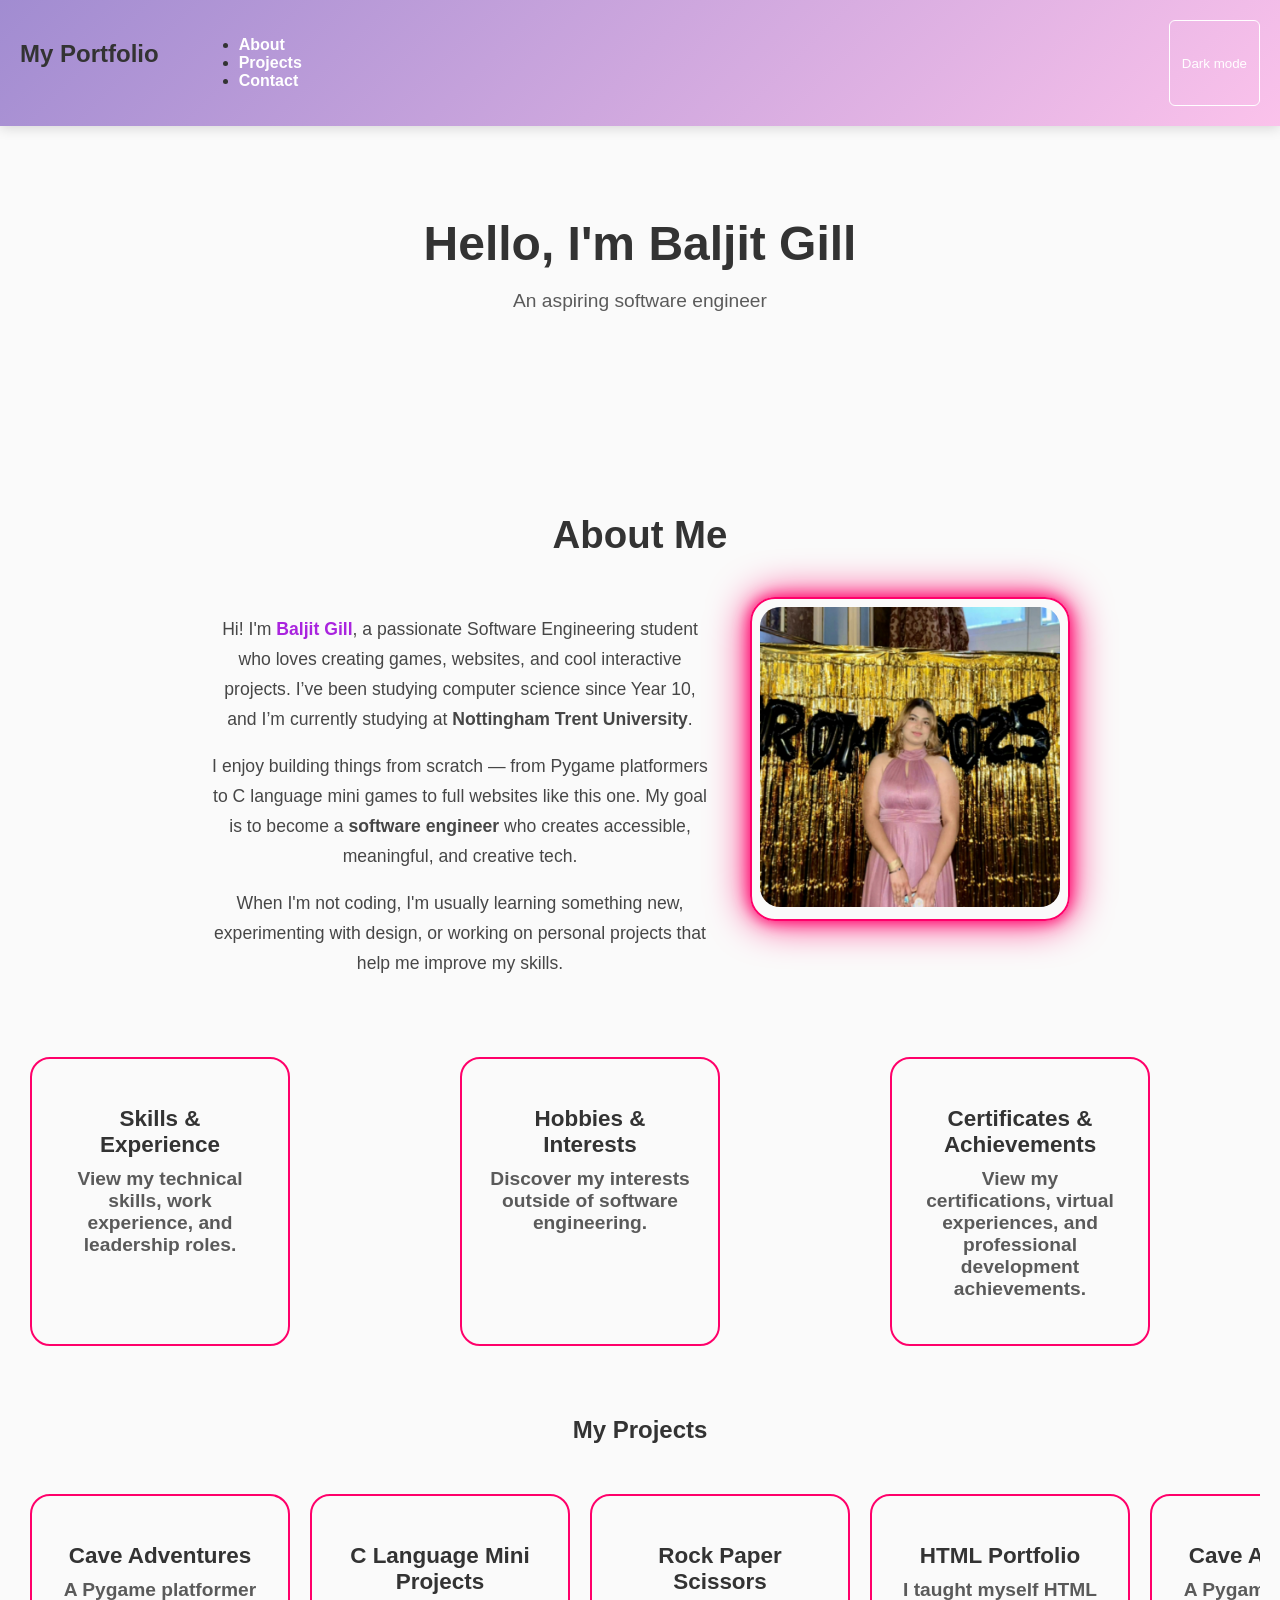
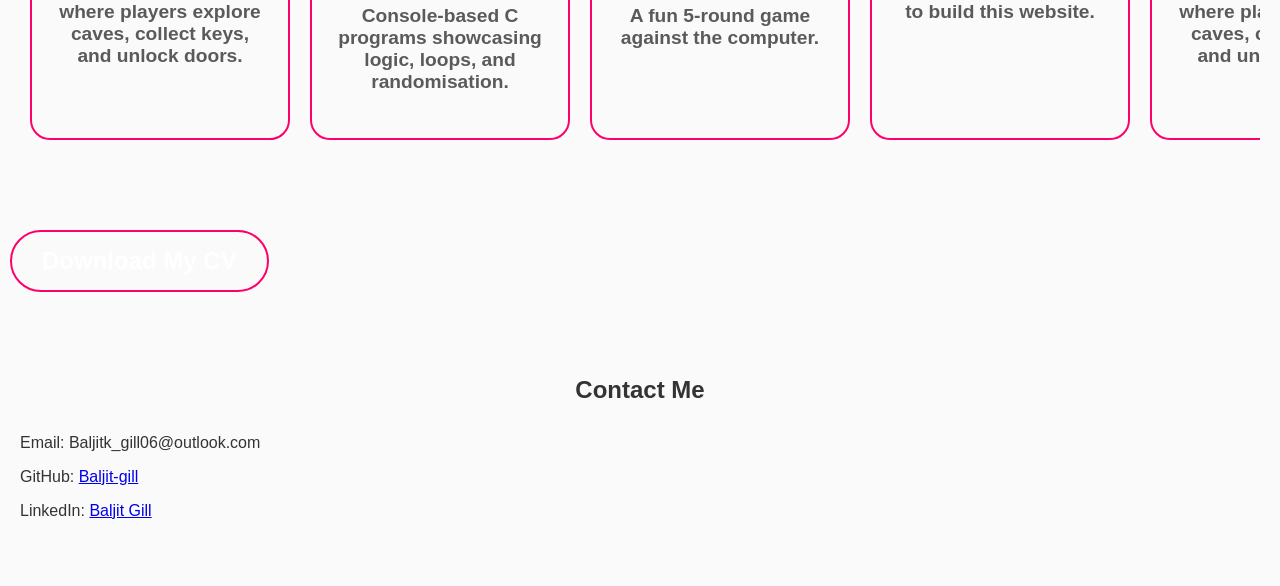
<file: index.html>
<!DOCTYPE html>
<html lang="en">
<head>
  <meta charset="UTF-8">
  <title>My Portfolio</title>
  <link rel="stylesheet" href="style.css">
</head>

<body>

  <!-- Navigation -->
  <nav>
    <h2 class="logo">My Portfolio</h2>
    <ul class="nav-links">
      <li><a href="#about">About</a></li>
      <li><a href="#projects">Projects</a></li>
      <li><a href="#contact">Contact</a></li>
    </ul>

    <button class="theme-toggle" type="button" aria-label="Enable dark mode" aria-pressed="false">
      Dark mode
    </button>
  </nav>

  <!-- Hero Section -->
  <header class="hero">
    <h1>Hello, I'm <span>Baljit Gill</span></h1>
    <p>An aspiring software engineer</p>
  </header>

  <section id="about" class="about-section">
  <h2>About Me</h2>

  <div class="about-container">

    <div class="about-text">
      <p>
        Hi! I'm <span>Baljit Gill</span>, a passionate Software Engineering student who loves creating 
        games, websites, and cool interactive projects. I’ve been studying computer science 
        since Year 10, and I’m currently studying at <strong>Nottingham Trent University</strong>.
      </p>

      <p>
        I enjoy building things from scratch — from Pygame platformers to C language mini 
        games to full websites like this one. My goal is to become a <strong>software engineer</strong> 
        who creates accessible, meaningful, and creative tech.
      </p>

      <p>
        When I'm not coding, I'm usually learning something new, experimenting with design, 
        or working on personal projects that help me improve my skills.
      </p>
    </div>

    <div class="about-img">
      <div class="glow-border">
        <img src="my-photo.jpg" alt="Picture of me">
      </div>
    </div>

  </div>
</section>


<div class="project-grid">

    <div class="project-card">
        <a href="skills.html">
        <h3>Skills & Experience</h3>
        <p>View my technical skills, work experience, and leadership roles.</p>
    </a>
    </div>

    <div class="project-card">
        <a href="hobbies.html">
        <h3>Hobbies & Interests</h3>
        <p>Discover my interests outside of software engineering.</p>
    </a>
    </div>

    <div class="project-card">
      <a href="certificates.html">
        <h3>Certificates & Achievements</h3>
        <p>View my certifications, virtual experiences, and professional development achievements.</p>
    </a>
    </div>

</div>

  <!--projects-->
  <section id="projects">
  <h2>My Projects</h2>

  <div class="carousel" id="projectCarousel">
    <div class="carousel-track">

      <div class="project-card">
        <a href="cave-adventures.html">
          <h3>Cave Adventures</h3>
          <p>A Pygame platformer where players explore caves, collect keys, and unlock doors.</p>
        </a>
      </div>

      <div class="project-card">
        <a href="c-mini-projects.html">
          <h3>C Language Mini Projects</h3>
          <p>Console-based C programs showcasing logic, loops, and randomisation.</p>
        </a>
      </div>

      <div class="project-card">
        <a href="rock-papers-scissors.html">
          <h3>Rock Paper Scissors</h3>
          <p>A fun 5-round game against the computer.</p>
        </a>
      </div>

      <div class="project-card">
        <a href="html-portfolio.html">
          <h3>HTML Portfolio</h3>
          <p>I taught myself HTML to build this website.</p>
        </a>
      </div>
    </div>
  </div>
</section>

<!--Downloadable CV-->
  <a href="assets/CV.pdf"
  download="Baljit_Gill_CV.pdf" 
  class="cv-button">
  Download My CV
</a>

  <!-- Contact Section -->
  <section id="contact">
    <h2>Contact Me</h2>
    <p>Email: Baljitk_gill06@outlook.com</p>
    <p>GitHub: <a href="https://github.com/Baljit-gill">Baljit-gill</a></p>
    <p>LinkedIn: <a href="https://www.linkedin.com/in/baljit-gill-4b0a782a4/">Baljit Gill</a></p>
  </section>

  <script>
  const track = document.querySelector(".carousel-track");

  Array.from(track.children).forEach(card => {
    track.appendChild(card.cloneNode(true));
  });
</script>
    
</body>
<script src="javascript.js"></script>
</html>
</file>
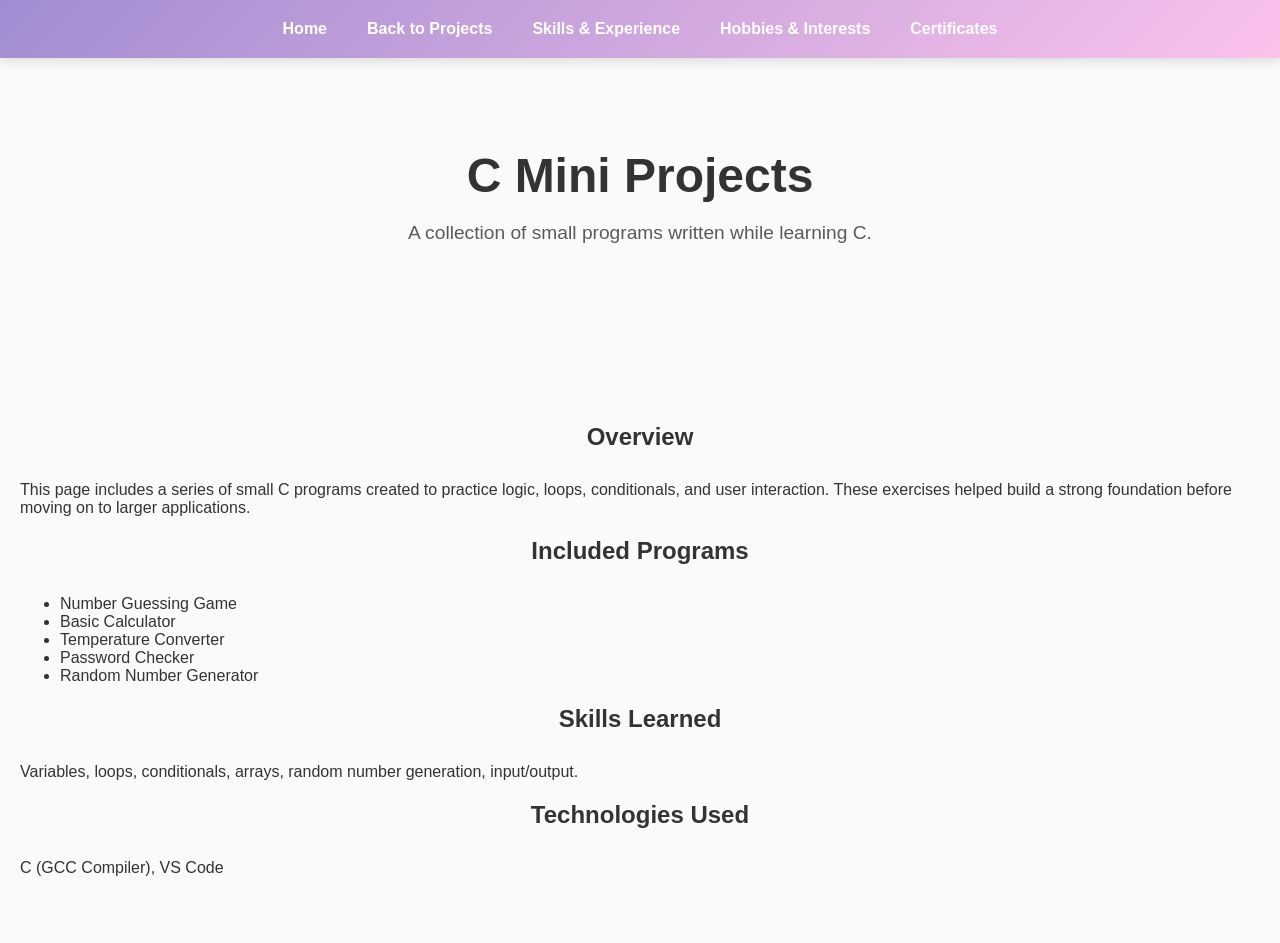
<file: c-mini-projects.html>
<!DOCTYPE html>
<html>
<head>
  <title>C Language Mini Projects – Details</title>
  <link rel="stylesheet" href="style.css">
</head>

<body>

<nav>
  <a href="index.html">Home</a>
  <a href="index.html#projects">Back to Projects</a>
  <a href="skills.html">Skills & Experience</a>
  <a href="hobbies.html">Hobbies & Interests</a>
  <a href="certificates.html">Certificates</a>
</nav>

<header>
  <h1>C Mini Projects</h1>
  <p>A collection of small programs written while learning C.</p>
</header>

<section>
  <h2>Overview</h2>
  <p>This page includes a series of small C programs created to practice logic, loops, conditionals, and user interaction. These exercises helped build a strong foundation before moving on to larger applications.</p>

  <h2>Included Programs</h2>
  <ul>
    <li>Number Guessing Game</li>
    <li>Basic Calculator</li>
    <li>Temperature Converter</li>
    <li>Password Checker</li>
    <li>Random Number Generator</li>
  </ul>

  <h2>Skills Learned</h2>
  <p>Variables, loops, conditionals, arrays, random number generation, input/output.</p>

  <h2>Technologies Used</h2>
  <p>C (GCC Compiler), VS Code</p>
</section>

</body>
</html>
</file>
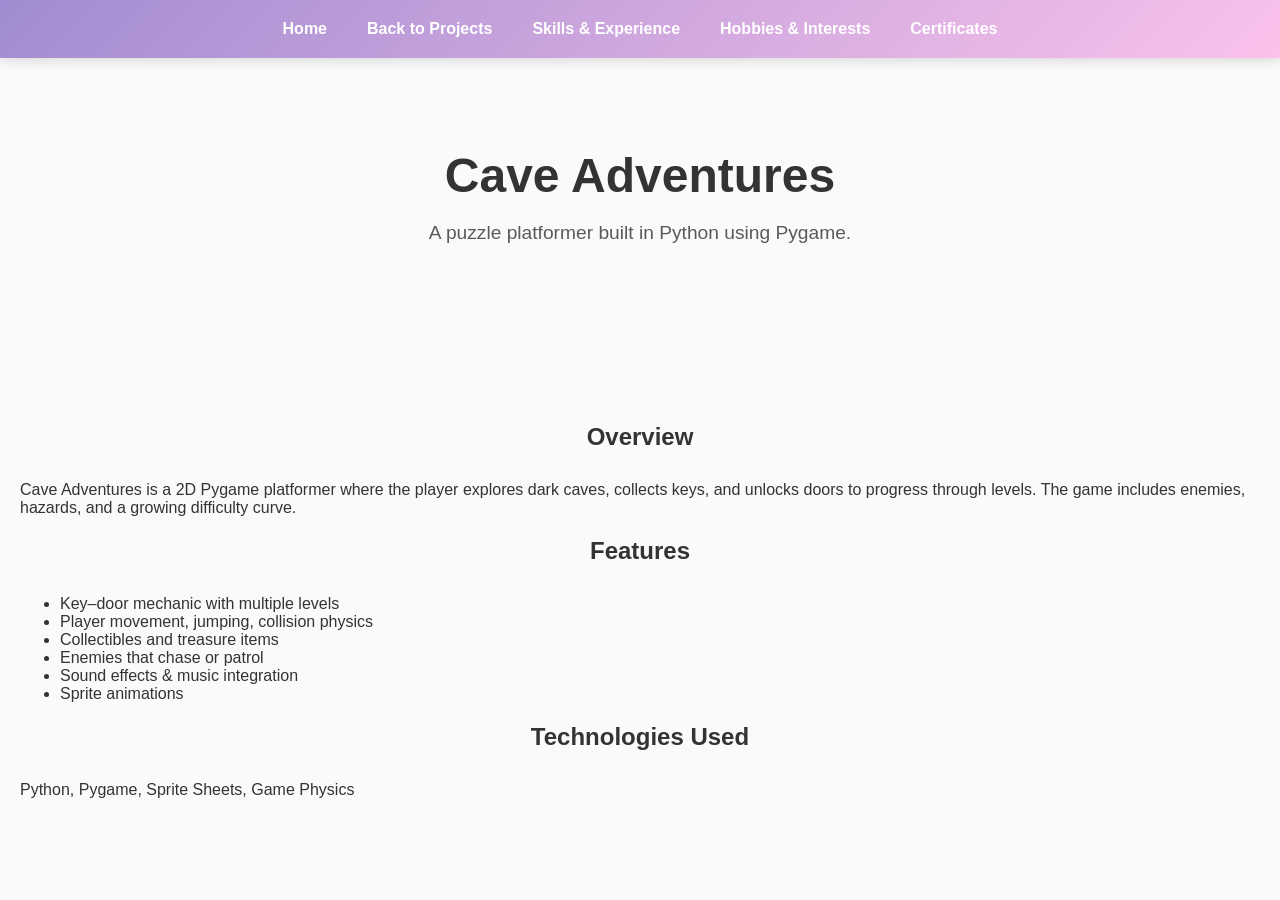
<file: cave-adventures.html>
<!DOCTYPE html>
<html>
<head>
  <title>Cave Adventures – Project Details</title>
  <link rel="stylesheet" href="style.css">
</head>

<body>

<nav>
  <a href="index.html">Home</a>
  <a href="index.html#projects">Back to Projects</a>
  <a href="skills.html">Skills & Experience</a>
  <a href="hobbies.html">Hobbies & Interests</a>
  <a href="certificates.html">Certificates</a>
</nav>

<header>
  <h1>Cave Adventures</h1>
  <p>A puzzle platformer built in Python using Pygame.</p>
</header>

<section>
  <h2>Overview</h2>
  <p>Cave Adventures is a 2D Pygame platformer where the player explores dark caves, collects keys, and unlocks doors to progress through levels. The game includes enemies, hazards, and a growing difficulty curve.</p>

  <h2>Features</h2>
  <ul>
    <li>Key–door mechanic with multiple levels</li>
    <li>Player movement, jumping, collision physics</li>
    <li>Collectibles and treasure items</li>
    <li>Enemies that chase or patrol</li>
    <li>Sound effects & music integration</li>
    <li>Sprite animations</li>
  </ul>

  <h2>Technologies Used</h2>
  <p>Python, Pygame, Sprite Sheets, Game Physics</p>
</section>

</body>
</html>
</file>
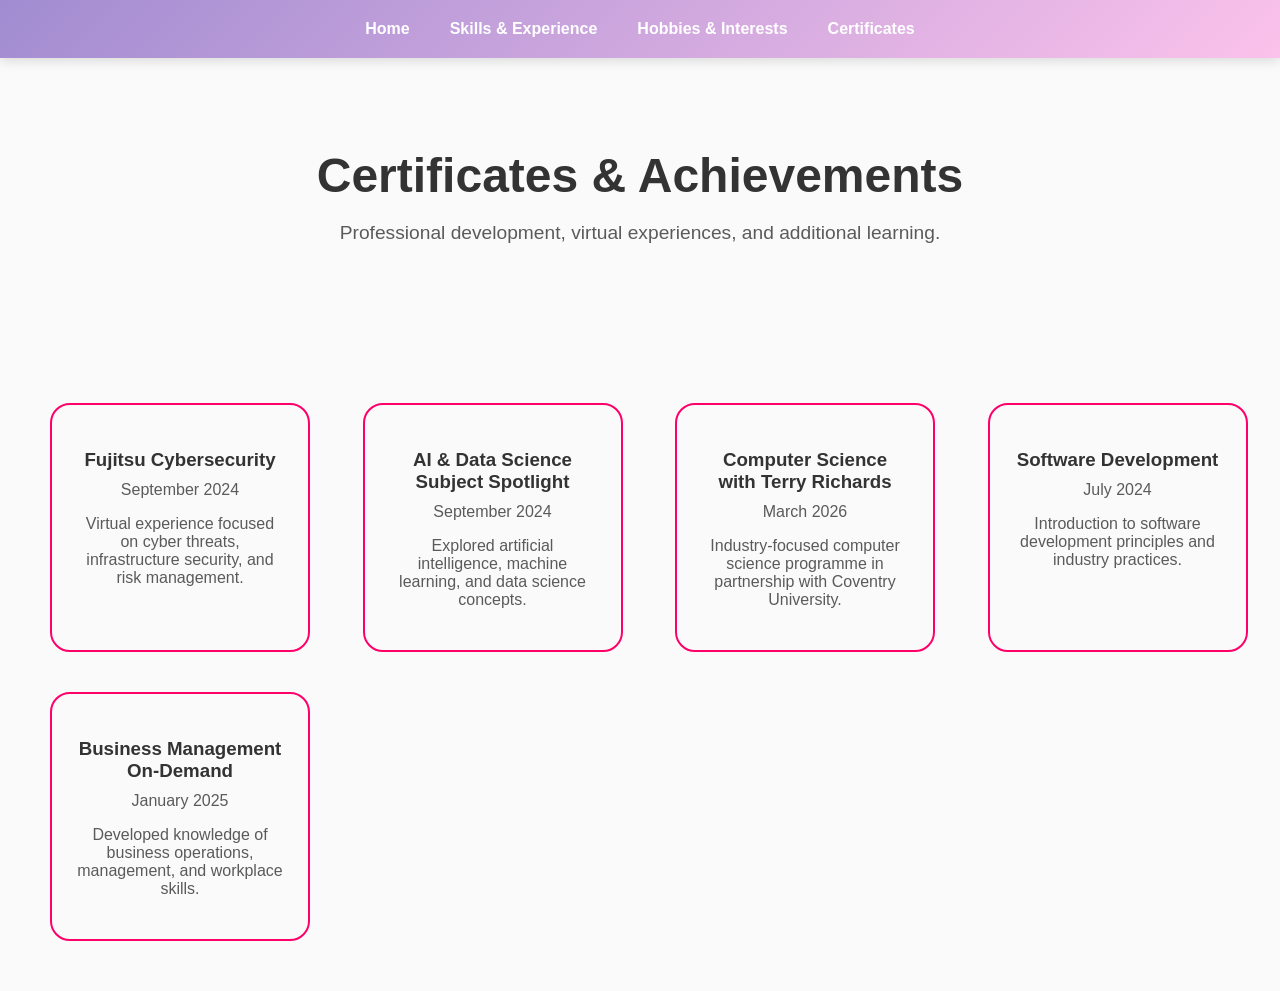
<file: certificates.html>
<!DOCTYPE html>
<html lang="en">
<head>
    <meta charset="UTF-8">
    <meta name="viewport" content="width=device-width, initial-scale=1.0">
    <title>Certificates | Baljit Gill</title>
    <link rel="stylesheet" href="style.css">
</head>
<body>

<nav>
    <a href="index.html">Home</a>
    <a href="skills.html">Skills & Experience</a>
    <a href="hobbies.html">Hobbies & Interests</a>
    <a href="certificates.html">Certificates</a>
</nav>

<header>
    <h1>Certificates & Achievements</h1>
    <p>Professional development, virtual experiences, and additional learning.</p>
</header>

<section class="project-grid">

    <div class="project-card">
        <h3>Fujitsu Cybersecurity</h3>
        <p>September 2024</p>
        <p>Virtual experience focused on cyber threats, infrastructure security, and risk management.</p>
    </div>

    <div class="project-card">
        <h3>AI & Data Science Subject Spotlight</h3>
        <p>September 2024</p>
        <p>Explored artificial intelligence, machine learning, and data science concepts.</p>
    </div>

    <div class="project-card">
        <h3>Computer Science with Terry Richards</h3>
        <p>March 2026</p>
        <p>Industry-focused computer science programme in partnership with Coventry University.</p>
    </div>

    <div class="project-card">
        <h3>Software Development</h3>
        <p>July 2024</p>
        <p>Introduction to software development principles and industry practices.</p>
    </div>

    <div class="project-card">
        <h3>Business Management On-Demand</h3>
        <p>January 2025</p>
        <p>Developed knowledge of business operations, management, and workplace skills.</p>
    </div>

</section>

</body>
</html>
</file>
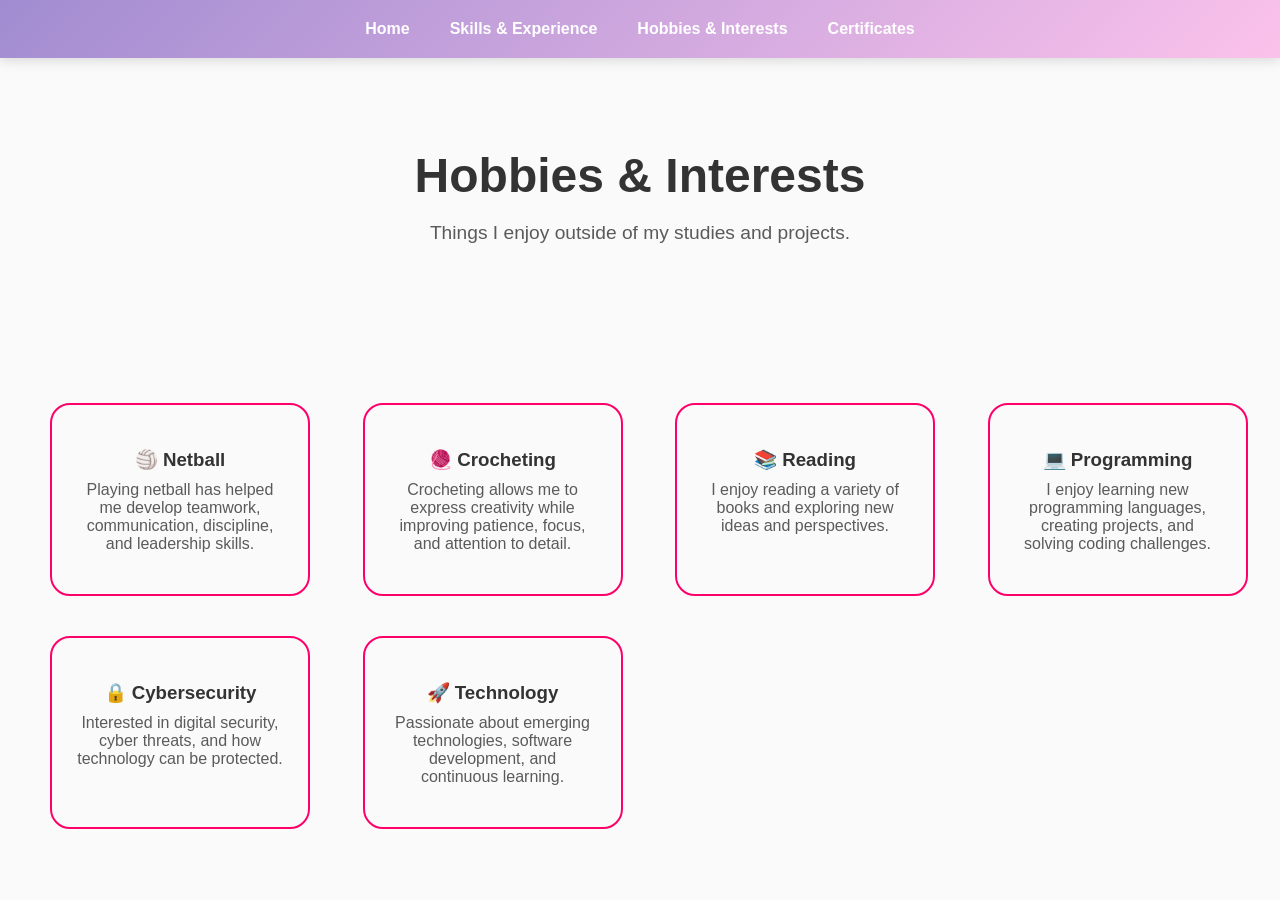
<file: hobbies.html>
<!DOCTYPE html>
<html lang="en">
<head>
    <meta charset="UTF-8">
    <meta name="viewport" content="width=device-width, initial-scale=1.0">
    <title>Hobbies & Interests | Baljit Gill</title>
    <link rel="stylesheet" href="style.css">
</head>
<body>

<nav>
    <a href="index.html">Home</a>
    <a href="skills.html">Skills & Experience</a>
    <a href="hobbies.html">Hobbies & Interests</a>
    <a href="certificates.html">Certificates</a>
</nav>

<header>
    <h1>Hobbies & Interests</h1>
    <p>Things I enjoy outside of my studies and projects.</p>
</header>

<section class="project-grid">

    <div class="project-card">
        <h3>🏐 Netball</h3>
        <p>
            Playing netball has helped me develop teamwork,
            communication, discipline, and leadership skills.
        </p>
    </div>

    <div class="project-card">
        <h3>🧶 Crocheting</h3>
        <p>
            Crocheting allows me to express creativity while
            improving patience, focus, and attention to detail.
        </p>
    </div>

    <div class="project-card">
        <h3>📚 Reading</h3>
        <p>
            I enjoy reading a variety of books and exploring
            new ideas and perspectives.
        </p>
    </div>

    <div class="project-card">
        <h3>💻 Programming</h3>
        <p>
            I enjoy learning new programming languages,
            creating projects, and solving coding challenges.
        </p>
    </div>

    <div class="project-card">
        <h3>🔒 Cybersecurity</h3>
        <p>
            Interested in digital security, cyber threats,
            and how technology can be protected.
        </p>
    </div>

    <div class="project-card">
        <h3>🚀 Technology</h3>
        <p>
            Passionate about emerging technologies,
            software development, and continuous learning.
        </p>
    </div>

</section>

</body>
</html>
</file>
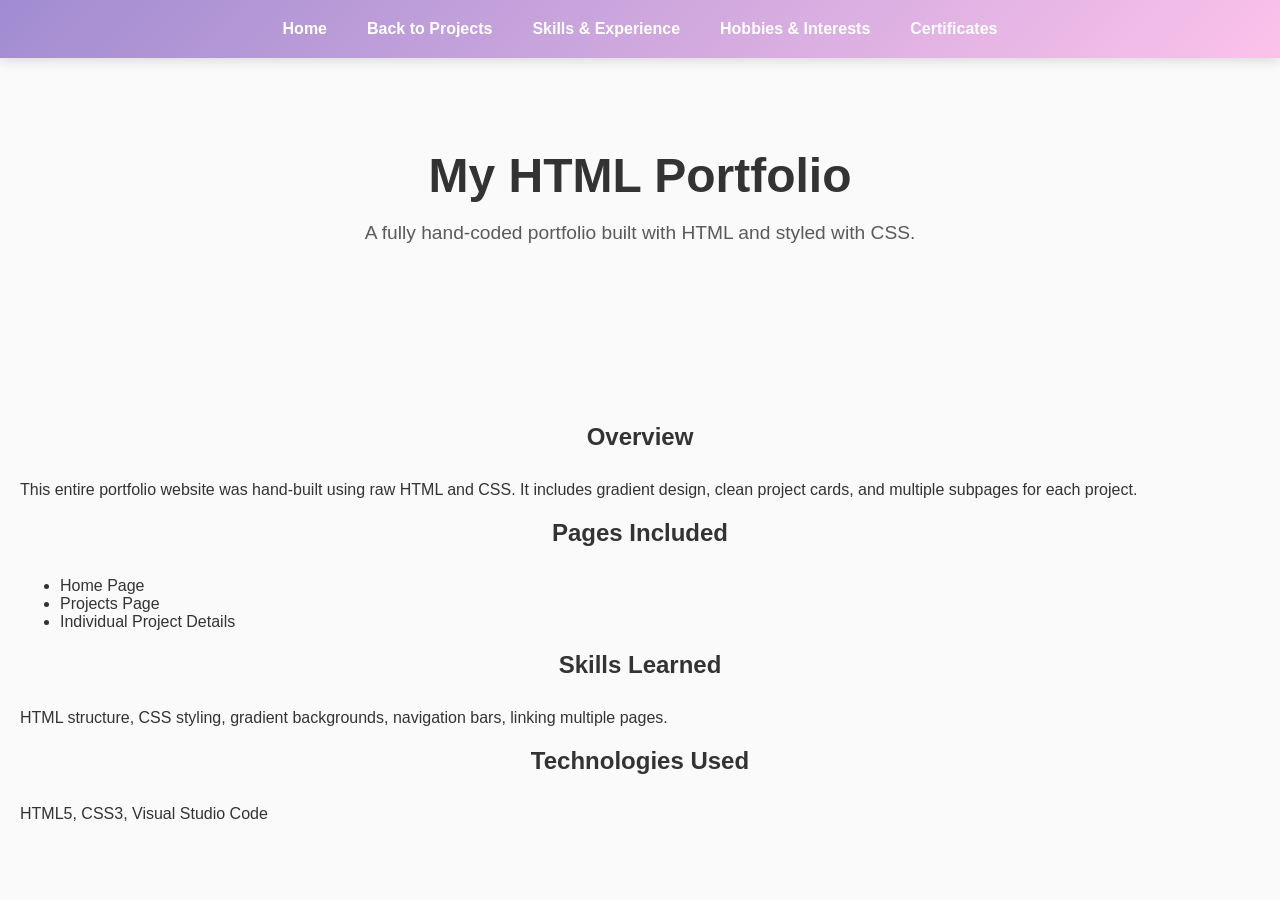
<file: html-portfolio.html>
<!DOCTYPE html>
<html>
<head>
  <title>HTML Portfolio – Project Details</title>
  <link rel="stylesheet" href="style.css">
</head>

<body>

<nav>
  <a href="index.html">Home</a>
  <a href="index.html#projects">Back to Projects</a>
  <a href="skills.html">Skills & Experience</a>
  <a href="hobbies.html">Hobbies & Interests</a>
  <a href="certificates.html">Certificates</a>
</nav>

<header>
  <h1>My HTML Portfolio</h1>
  <p>A fully hand-coded portfolio built with HTML and styled with CSS.</p>
</header>

<section>
  <h2>Overview</h2>
  <p>This entire portfolio website was hand-built using raw HTML and CSS. It includes gradient design, clean project cards, and multiple subpages for each project.</p>

  <h2>Pages Included</h2>
  <ul>
    <li>Home Page</li>
    <li>Projects Page</li>
    <li>Individual Project Details</li>
  </ul>

  <h2>Skills Learned</h2>
  <p>HTML structure, CSS styling, gradient backgrounds, navigation bars, linking multiple pages.</p>

  <h2>Technologies Used</h2>
  <p>HTML5, CSS3, Visual Studio Code</p>
</section>

</body>
</html>
</file>
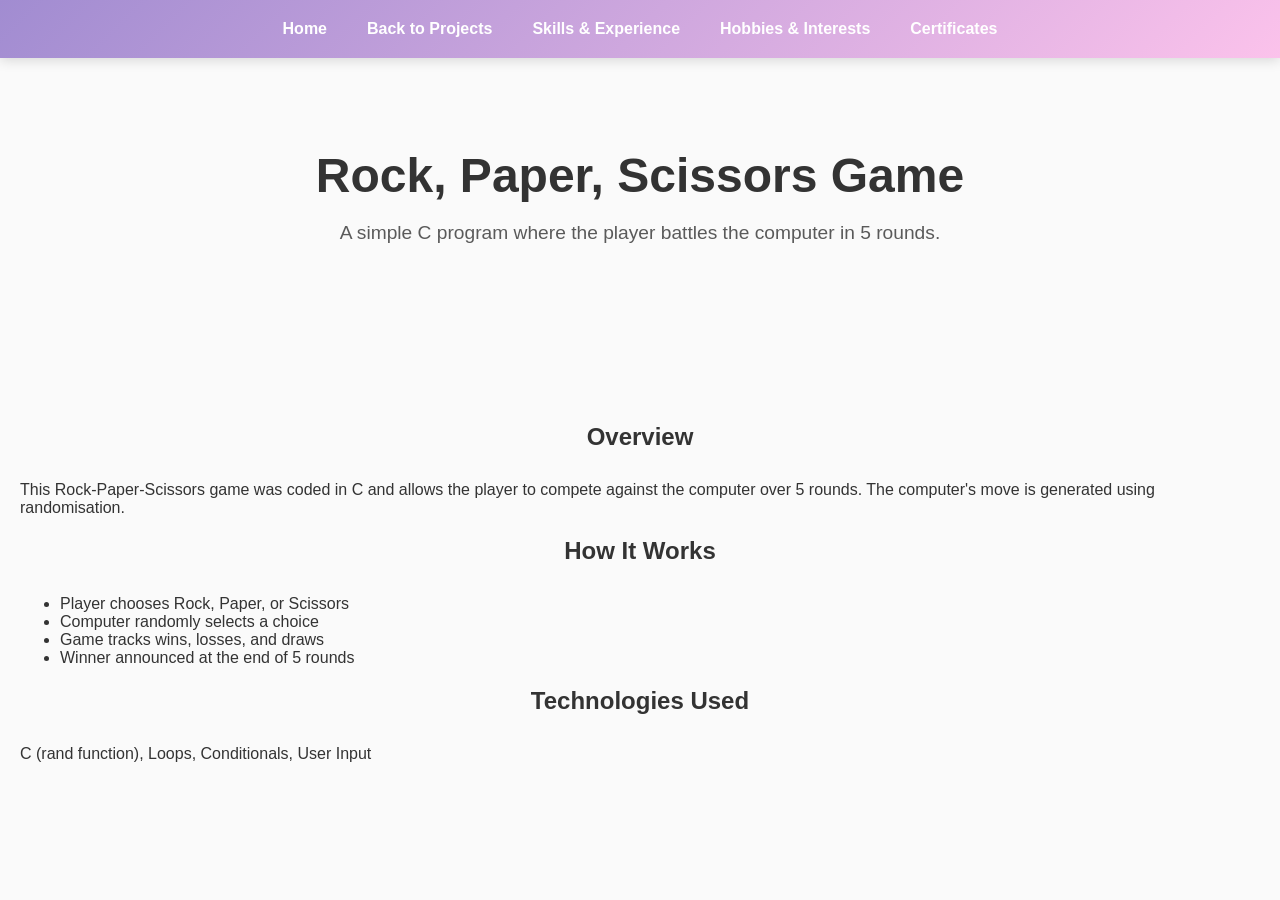
<file: rock-papers-scissors.html>
<!DOCTYPE html>
<html>
<head>
  <title>Rock Paper Scissors – Project Details</title>
  <link rel="stylesheet" href="style.css">
</head>

<body>

<nav>
  <a href="index.html">Home</a>
  <a href="index.html#projects">Back to Projects</a>
  <a href="skills.html">Skills & Experience</a>
  <a href="hobbies.html">Hobbies & Interests</a>
  <a href="certificates.html">Certificates</a>
</nav>

<header>
  <h1>Rock, Paper, Scissors Game</h1>
  <p>A simple C program where the player battles the computer in 5 rounds.</p>
</header>

<section>
  <h2>Overview</h2>
  <p>This Rock-Paper-Scissors game was coded in C and allows the player to compete against the computer over 5 rounds. The computer's move is generated using randomisation.</p>

  <h2>How It Works</h2>
  <ul>
    <li>Player chooses Rock, Paper, or Scissors</li>
    <li>Computer randomly selects a choice</li>
    <li>Game tracks wins, losses, and draws</li>
    <li>Winner announced at the end of 5 rounds</li>
  </ul>

  <h2>Technologies Used</h2>
  <p>C (rand function), Loops, Conditionals, User Input</p>
</section>

</body>
</html>
</file>
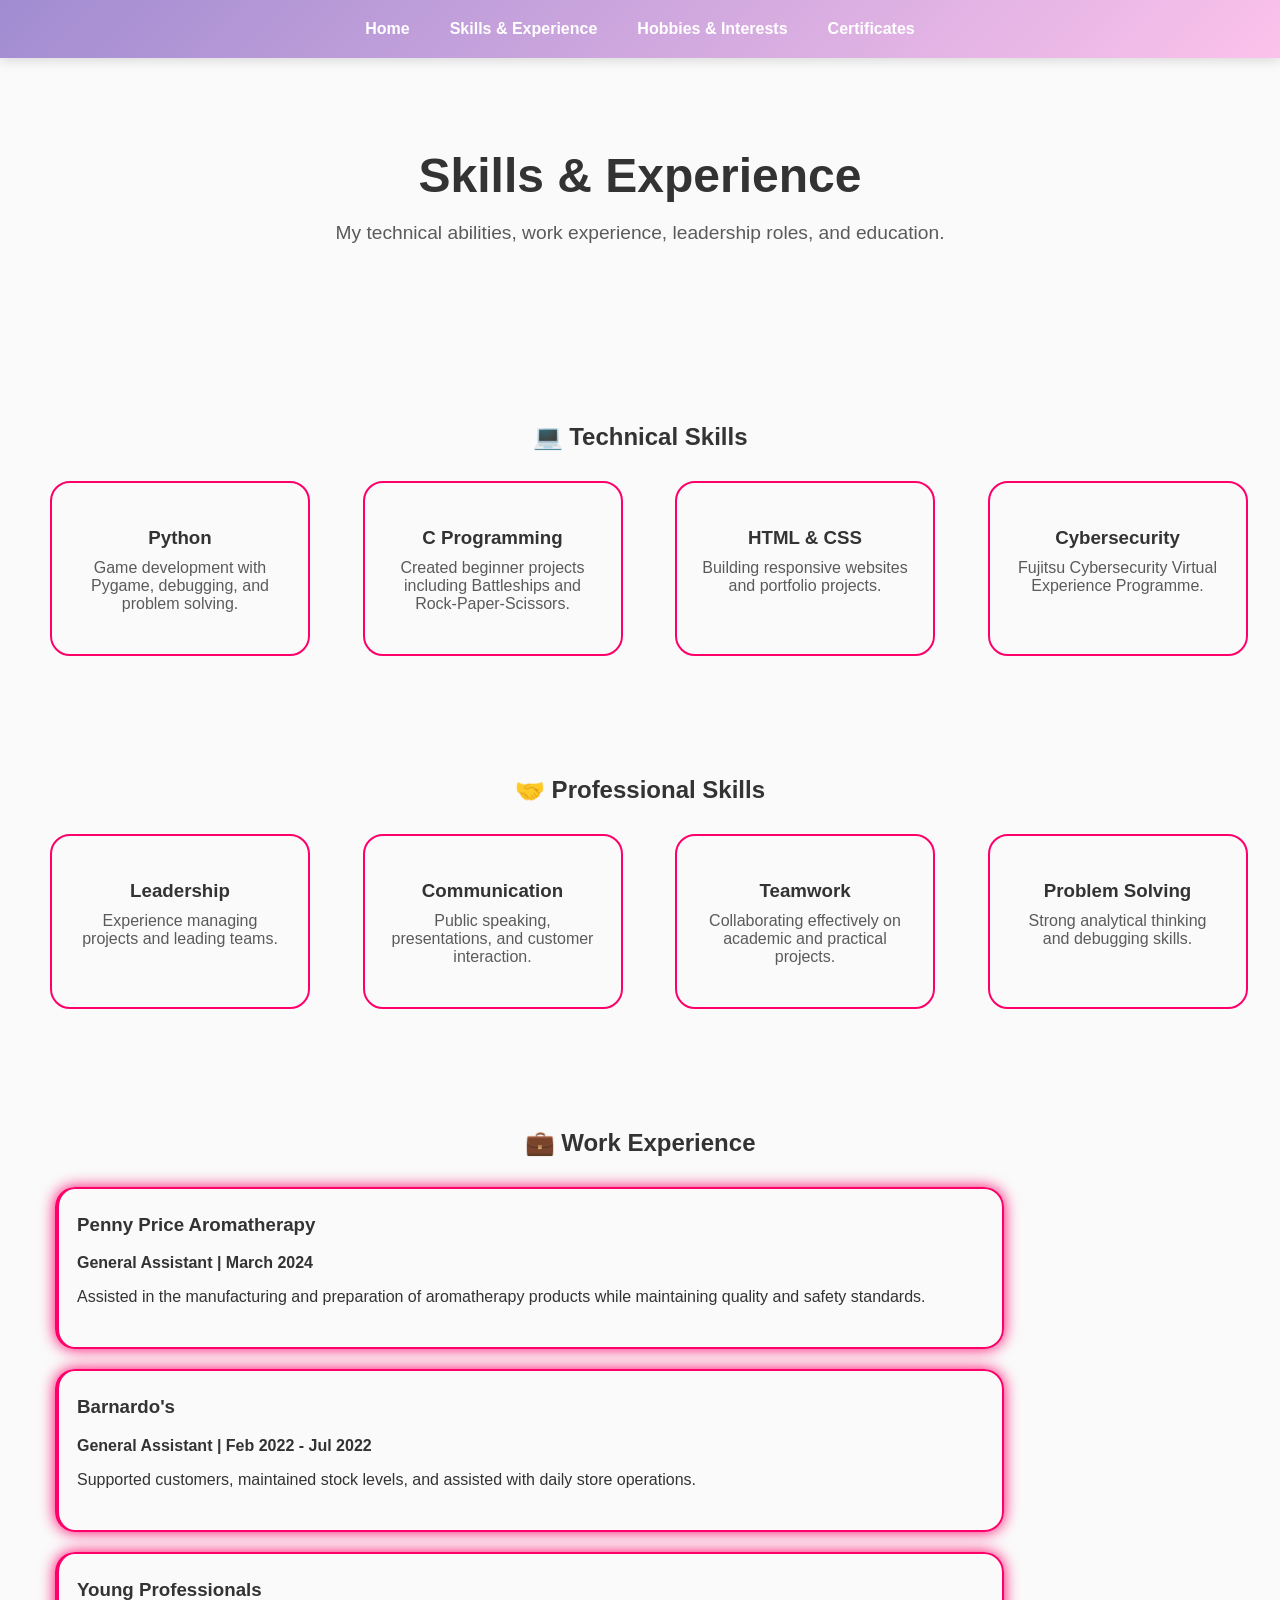
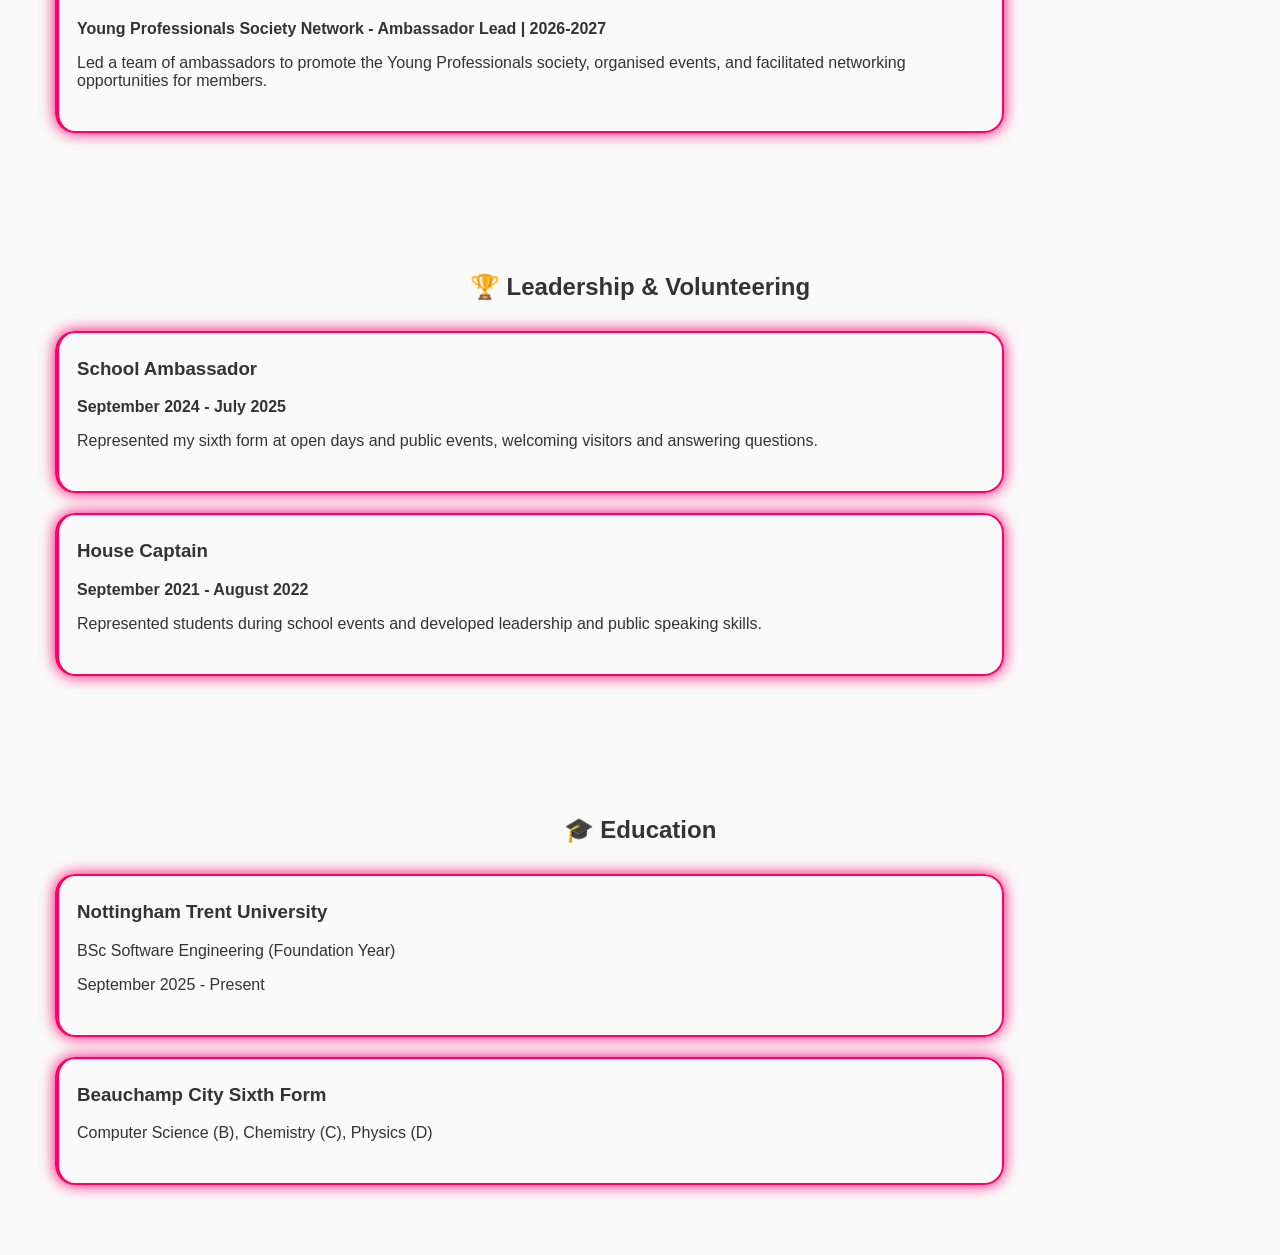
<file: skills.html>
<!DOCTYPE html>
<html lang="en">
<head>
    <meta charset="UTF-8">
    <meta name="viewport" content="width=device-width, initial-scale=1.0">
    <title>Skills & Experience | Baljit Gill</title>
    <link rel="stylesheet" href="style.css">
</head>
<body>

    <!-- Navigation -->
    <nav>
        <a href="index.html">Home</a>
        <a href="skills.html">Skills & Experience</a>
        <a href="hobbies.html">Hobbies & Interests</a>
        <a href="certificates.html">Certificates</a>
    </nav>

    <!-- Page Header -->
    <header>
        <h1>Skills & Experience</h1>
        <p>My technical abilities, work experience, leadership roles, and education.</p>
    </header>

    <!-- Technical Skills -->
    <section id="skills">
        <h2>💻 Technical Skills</h2>

        <div class="project-grid">

            <div class="project-card">
                <h3>Python</h3>
                <p>Game development with Pygame, debugging, and problem solving.</p>
            </div>

            <div class="project-card">
                <h3>C Programming</h3>
                <p>Created beginner projects including Battleships and Rock-Paper-Scissors.</p>
            </div>

            <div class="project-card">
                <h3>HTML & CSS</h3>
                <p>Building responsive websites and portfolio projects.</p>
            </div>

            <div class="project-card">
                <h3>Cybersecurity</h3>
                <p>Fujitsu Cybersecurity Virtual Experience Programme.</p>
            </div>

        </div>
    </section>

    <!-- Professional Skills -->
    <section>
        <h2>🤝 Professional Skills</h2>

        <div class="project-grid">

            <div class="project-card">
                <h3>Leadership</h3>
                <p>Experience managing projects and leading teams.</p>
            </div>

            <div class="project-card">
                <h3>Communication</h3>
                <p>Public speaking, presentations, and customer interaction.</p>
            </div>

            <div class="project-card">
                <h3>Teamwork</h3>
                <p>Collaborating effectively on academic and practical projects.</p>
            </div>

            <div class="project-card">
                <h3>Problem Solving</h3>
                <p>Strong analytical thinking and debugging skills.</p>
            </div>

        </div>
    </section>

    <!-- Work Experience -->
    <section>
        <h2>💼 Work Experience</h2>

        <div class="experience-card">
            <h3>Penny Price Aromatherapy</h3>
            <p><strong>General Assistant | March 2024</strong></p>
            <p>
                Assisted in the manufacturing and preparation of aromatherapy
                products while maintaining quality and safety standards.
            </p>
        </div>

        <div class="experience-card">
            <h3>Barnardo's</h3>
            <p><strong>General Assistant | Feb 2022 - Jul 2022</strong></p>
            <p>
                Supported customers, maintained stock levels,
                and assisted with daily store operations.
            </p>
        </div>

        <div class="experience-card">
            <h3>Young Professionals</h3>
            <p><strong>Young Professionals Society Network - Ambassador Lead | 2026-2027</strong></p>
            <p>
                Led a team of ambassadors to promote the Young Professionals society,
                organised events, and facilitated networking opportunities for members.
            </p>
        </div>

    </section>

    <!-- Leadership -->
    <section>
        <h2>🏆 Leadership & Volunteering</h2>

        <div class="experience-card">
            <h3>School Ambassador</h3>
            <p><strong>September 2024 - July 2025</strong></p>
            <p>
                Represented my sixth form at open days and public events,
                welcoming visitors and answering questions.
            </p>
        </div>

        <div class="experience-card">
            <h3>House Captain</h3>
            <p><strong>September 2021 - August 2022</strong></p>
            <p>
                Represented students during school events and developed
                leadership and public speaking skills.
            </p>
        </div>

    </section>

    <!-- Education -->
    <section>
        <h2>🎓 Education</h2>

        <div class="experience-card">
            <h3>Nottingham Trent University</h3>
            <p>BSc Software Engineering (Foundation Year)</p>
            <p>September 2025 - Present</p>
        </div>

        <div class="experience-card">
            <h3>Beauchamp City Sixth Form</h3>
            <p>Computer Science (B), Chemistry (C), Physics (D)</p>
        </div>

    </section>

</body>
</html>
</file>
<file: style.css>
/* ---------- COLORS & FONTS ---------- */
:root {
  --text: #333;
  --page-background: #fafafa;
}

body {
  margin: 0;
  font-family: "Poppins", sans-serif;
  background: var(--page-background);
  color: var(--text);
  transition: background 0.3s ease, color 0.3s ease;
}

body.dark-mode {
  --text: #f5f5f5;
  --page-background: #171717;
}
  .glow-btn {
    font-size:  1.5rem;
    color: azure;
    padding: 15px  30px;
    margin: 10px;
    border: 2px solid rbg(255, 0, 106);
    border-radius: 50px;
    background: transparent;
    cursor: pointer;
    transition: 0.3s ease-in-out;
    position: relative;
    overflow: hidden;
  }
  .glow-btn::before{
    content: '';
    position: absolute;
    top: -50%;
    left: -50%;
    width: 200%;
    height:200%;
    background:radial-gradient( circle, rgba(255,255,255,0.3), rgba(0,255,255,0)70%);
    transition: 0.4s;
    transform: scale(0);
  }
  .glow-btn:hover{
    color:#000;
    background: rgb(245, 247, 247);
    box-shadow: 0 0 15px  rbg(255, 0, 106), 0 0 60px rbg(255, 0, 106),  0 0 120px rbg(255, 0, 106);
  }

  .glow.btn:active{
    transform: scale(0.95);
  }

 /* ---------- PROJECT GRID LAYOUT ---------- */
#projects {
  padding: 50px 20px;
}

#projects h2 {
  text-align: center;
  margin-bottom: 40px;
}

/* grid layout for even spacing */
.project-grid {
  display: grid;
  grid-template-columns: repeat(auto-fit, minmax(260px, 1fr));
  gap: 40px;
  justify-content: end;
  margin-left: 30px;
}

/* ---------- GLOW PROJECT CARDS ---------- */
.project {
  padding: 25px;
  border-radius: 20px;
  border: 2px solid rbg(255, 0, 106);
  background: transparent;
  text-align: center;
  transition: 0.3s ease-in-out;
  position: relative;
  overflow: hidden;
  cursor: pointer;
}

/* glow flash (matches glow-btn) */
.project::before {
  content: "";
  position: absolute;
  top: -50%;
  left: -50%;
  width: 200%;
  height: 200%;
  background: radial-gradient(circle, rgba(255,255,255,0.3), rgba(0,255,255,0) 70%);
  transform: scale(0);
  transition: 0.4s;
}

/* hover glow */
.project:hover::before {
  transform: scale(1);
}

.project:hover {
  background: rbg(255, 0, 106);
  color: #000;
  box-shadow: 0 0 15px rbg(255, 0, 106), 0 0 40px rbg(255, 0, 106), 0 0 80px rbg(255, 0, 106);
}

/* pulsing neon animation */
@keyframes neonPulse {
  0% { box-shadow: 0 0 8px rbg(255, 0, 106); }
  50% { box-shadow: 0 0 20px rbg(255, 0, 106); }
  100% { box-shadow: 0 0 8px rbg(255, 0, 106); }
}

.project {
  animation: neonPulse 2s infinite;
}

/* remove default blue link colour */
.project a {
  text-decoration: none;
  color: inherit;
  font-weight: bold;
  font-size: 1.2rem;
}

.project p {
  opacity: 0.8;
  margin-top: 10px;
}
/* ----- CAROUSEL LAYOUT ----- */
.carousel {
  overflow-x: auto;
  scroll-snap-type: x mandatory;
  display: flex;
  padding-bottom: 20px;
}

.carousel-track {
  display: flex;
  gap: 20px;
  padding: 10px;
}

.project-card {
  min-width: 0;
  max-width: none;
  width: 100%;
  box-sizing: border-box;

  padding: 25px;
  border-radius: 20px;
  border: 2px solid rbg(255, 0, 106);
  background: transparent;

  scroll-snap-align: center;

  text-align: center;
  transition: 0.3s ease-in-out;
  position: relative;
  overflow: hidden;

  animation: neonPulse 2s infinite;
  cursor: pointer;
}

/* Neon flash on hover */
.project-card::before {
  content: "";
  position: absolute;
  top: -50%;
  left: -50%;
  width: 200%;
  height: 200%;
  background: radial-gradient(circle, rgba(255,255,255,0.3),
                                      rgba(0,255,255,0) 70%);
  transform: scale(0);
  transition: 0.4s;
  pointer-events: none;
}

.project-card:hover::before {
  transform: scale(1);
}

.project-card:hover {
  background: rbg(255, 0, 106);
  color: #000;
  box-shadow: 0 0 15px rbg(255, 0, 106), 0 0 40px rbg(255, 0, 106), 0 0 80px rbg(255, 0, 106);
}

.project-card a {
  text-decoration: none;
  color: inherit;
  font-weight: bold;
  font-size: 1.2rem;
}

.project-card p {
  opacity: 0.8;
  margin-top: 10px;
}

/* Neon pulse animation */
@keyframes neonPulse {
  0% { box-shadow: 0 0 8px rgb(255, 0, 106); }
  50% { box-shadow: 0 0 20px rgb(255, 0, 106); }
  100% { box-shadow: 0 0 8px rgb(255, 0, 106); }
}

/* ----- CAROUSEL ----- */
.carousel {
  overflow: hidden;
  position: relative;
}

.carousel-track {
  display: flex;
  gap: 20px;
  padding: 10px;
  will-change: transform;
  width: max-content;
  animation: projectCarousel 28s linear infinite;
}

#projectCarousel:hover .carousel-track {
  animation-play-state: paused;
}

@keyframes projectCarousel {
  from {
    transform: translateX(0);
  }
  to {
    transform: translateX(calc(-50% - 10px));
  }
}

/* ----- PROJECT CARDS ----- */
.project-card {
  min-width: 260px;
  max-width: 260px;

  padding: 25px;
  border-radius: 20px;
  border: 2px solid rgb(255, 0, 106);
  background: transparent;

  text-align: center;
  position: relative;
  overflow: hidden;
  transition: 0.3s ease-in-out;

  cursor: pointer;
  animation: neonPulse 2s infinite;
}

/* Neon flash effect */
.project-card::before {
  content: "";
  position: absolute;
  top: -50%;
  left: -50%;
  width: 200%;
  height: 200%;
  background: radial-gradient(circle,
    rgba(255,255,255,0.3),
    rgba(0,255,255,0) 70%
  );
  transform: scale(0);
  transition: 0.4s;
  pointer-events: none;
}

.project-card:hover::before {
  transform: scale(1);
}

.project-card:hover {
  background: rgb(255, 0, 106);
  color: #000;
  box-shadow: 0 0 15px rgb(255, 0, 106), 0 0 40px rgb(255, 0, 106), 0 0 80px rgb(255, 0, 106);
}

.project-card h3 {
  margin-bottom: 10px;
}

.project-card p {
  opacity: 0.8;
}

/* Pulse glow animation */
@keyframes neonPulse {
  0% { box-shadow: 0 0 8px rgb(255, 0, 106); }
  50% { box-shadow: 0 0 20px rgb(255, 0, 106); }
  100% { box-shadow: 0 0 8px rgb(255, 0, 106); }
}

/* ---------- ABOUT SECTION ---------- */
.about-section {
  padding: 60px 20px;
  text-align: center;
}

.about-section h2 {
  margin-bottom: 40px;
  font-size: 2.4rem;
}

.about-container {
  display: flex;
  flex-wrap: wrap;
  justify-content: center;
  gap: 40px;
  max-width: 900px;
  margin: auto;
}

.about-text {
  max-width: 500px;
  line-height: 1.7;
  font-size: 1.1rem;
  opacity: 0.9;
}

.about-text span {
  color: rgb(161, 13, 219);
  font-weight: bold;
}

.about-img img {
  width: 300px;
  height: 300px;
  border-radius: 20px;
  object-fit: cover;
}

/* glowing border around the image */
.glow-border {
  padding: 8px;
  border-radius: 25px;
  border: 2px solid rgb(255,0,106);
  box-shadow: 0 0 15px rgb(255, 0, 106), 0 0 40px rgb(255, 0, 106);
  animation: neonPulse 2s infinite;
}

/* reuse your existing neon animation */
@keyframes neonPulse {
  0% { box-shadow: 0 0 8px rgb(255, 0, 106); }
  50% { box-shadow: 0 0 20px rgb(255, 0, 106); }
  100% { box-shadow: 0 0 8px rgb(255, 0, 106); }
}

/* responsive stack for mobile */
@media (max-width: 700px) {
  .about-container {
    flex-direction: column;
    align-items: center;
  }
}



/* ---------- GRADIENT NAVBAR ---------- */
nav {
  position: sticky;
  top: 0;
  z-index: 10;

  display: flex;
  justify-content: center;
  gap: 40px;

  padding: 20px;

  /* gradient background */
  background: linear-gradient(135deg, #a18cd1, #fbc2eb);

  /* smooth translucent look */
  backdrop-filter: blur(8px);

  /* slight shadow for depth */
  box-shadow: 0 2px 12px rgba(0, 0, 0, 0.15);
}

.theme-toggle {
  margin-left: auto;
  padding: 8px 12px;
  border: 1px solid currentColor;
  border-radius: 6px;
  background: transparent;
  color: white;
  cursor: pointer;
}

.theme-toggle:hover {
  background: rgba(255, 255, 255, 0.15);
}

nav a {
  text-decoration: none;
  color: white;
  font-weight: 600;
  transition: opacity 0.2s;
}

nav a:hover {
  opacity: 0.8;
}

/* ---------- HEADER (now simple & clean) ---------- */
header {
  padding: 90px 20px;
  text-align: center;
  color: var(--text);
}

header h1 {
  font-size: 3rem;
  margin: 0 0 10px 0;
}

header p {
  font-size: 1.2rem;
  opacity: 0.8;
}


.skills-page {
    max-width: 900px;
    margin: auto;
    padding: 50px 20px;
}

.skills-page h1,
.skills-page h2 {
    text-align: center;
}

.experience-card {
    margin: 20px 0;
    padding: 20px;
    border: 2px solid rgb(255, 0, 106);
    border-radius: 20px;
    box-shadow: 0 0 15px rgb(255, 0, 106);
}

section {
    padding: 50px 20px;
}

section h2 {
    text-align: center;
    margin-bottom: 30px;
}

.experience-card {
    max-width: 900px;
    margin: 20px 0 20px 35px;
    padding: 25px 25px 25px 18px;

    border: 2px solid rgb(255, 0, 106);
    border-left: 4px solid rgb(255, 0, 106);
    border-radius: 20px;

    box-shadow: 0 0 15px rgb(255, 0, 106);

    animation: neonPulse 2s infinite;
}

.experience-card h3 {
    margin-top: 0;
}

.experience-card:hover {
    transform: translateY(-5px);
    transition: 0.3s;
}

/* ---------- CERTIFICATES PAGE ---------- */

.certificates-page {
    padding: 50px 20px;
}

.certificates-page h1 {
    text-align: center;
    margin-bottom: 10px;
}

.certificates-page p {
    text-align: center;
    margin-bottom: 40px;
}

/* Certificate image */
.cert-img {
    width: 100%;
    max-height: 150px;
    object-fit: contain;
    border-radius: 10px;
    margin-bottom: 15px;
}

/* Certificate button */
.cert-btn {
    display: inline-block;
    margin-top: 15px;
    padding: 10px 20px;

    border: 2px solid rgb(255, 0, 106);
    border-radius: 30px;

    color: white;
    text-decoration: none;

    transition: 0.3s ease-in-out;
}

.cert-btn:hover {
    background: rgb(255, 0, 106);
    box-shadow:
        0 0 15px rgb(255, 0, 106),
        0 0 40px rgb(255, 0, 106);
}

.cv-button {
  display: inline-block;
  margin: 10px;
  padding: 15px 30px;
  border: 2px solid rgb(255, 0, 106);
  border-radius: 50px;
  background: transparent;
  color: white;
  text-decoration: none;
  font-size: 1.5rem;
  font-weight: 600;
  transition: 0.3s ease-in-out;
  position: relative;
  overflow: hidden;
  cursor: pointer;
}

.cv-button::before {
  content: '';
  position: absolute;
  top: -50%;
  left: -50%;
  width: 200%;
  height: 200%;
  background: radial-gradient(circle, rgba(255,255,255,0.3), rgba(0,255,255,0) 70%);
  transition: 0.4s;
  transform: scale(0);
}

.cv-button:hover {
  color: #000;
  background: rgb(245, 247, 247);
  box-shadow: 0 0 15px rgb(255, 0, 106), 0 0 60px rgb(255, 0, 106), 0 0 120px rgb(255, 0, 106);
}

.cv-button:hover::before {
  transform: scale(1);
}
</file>
